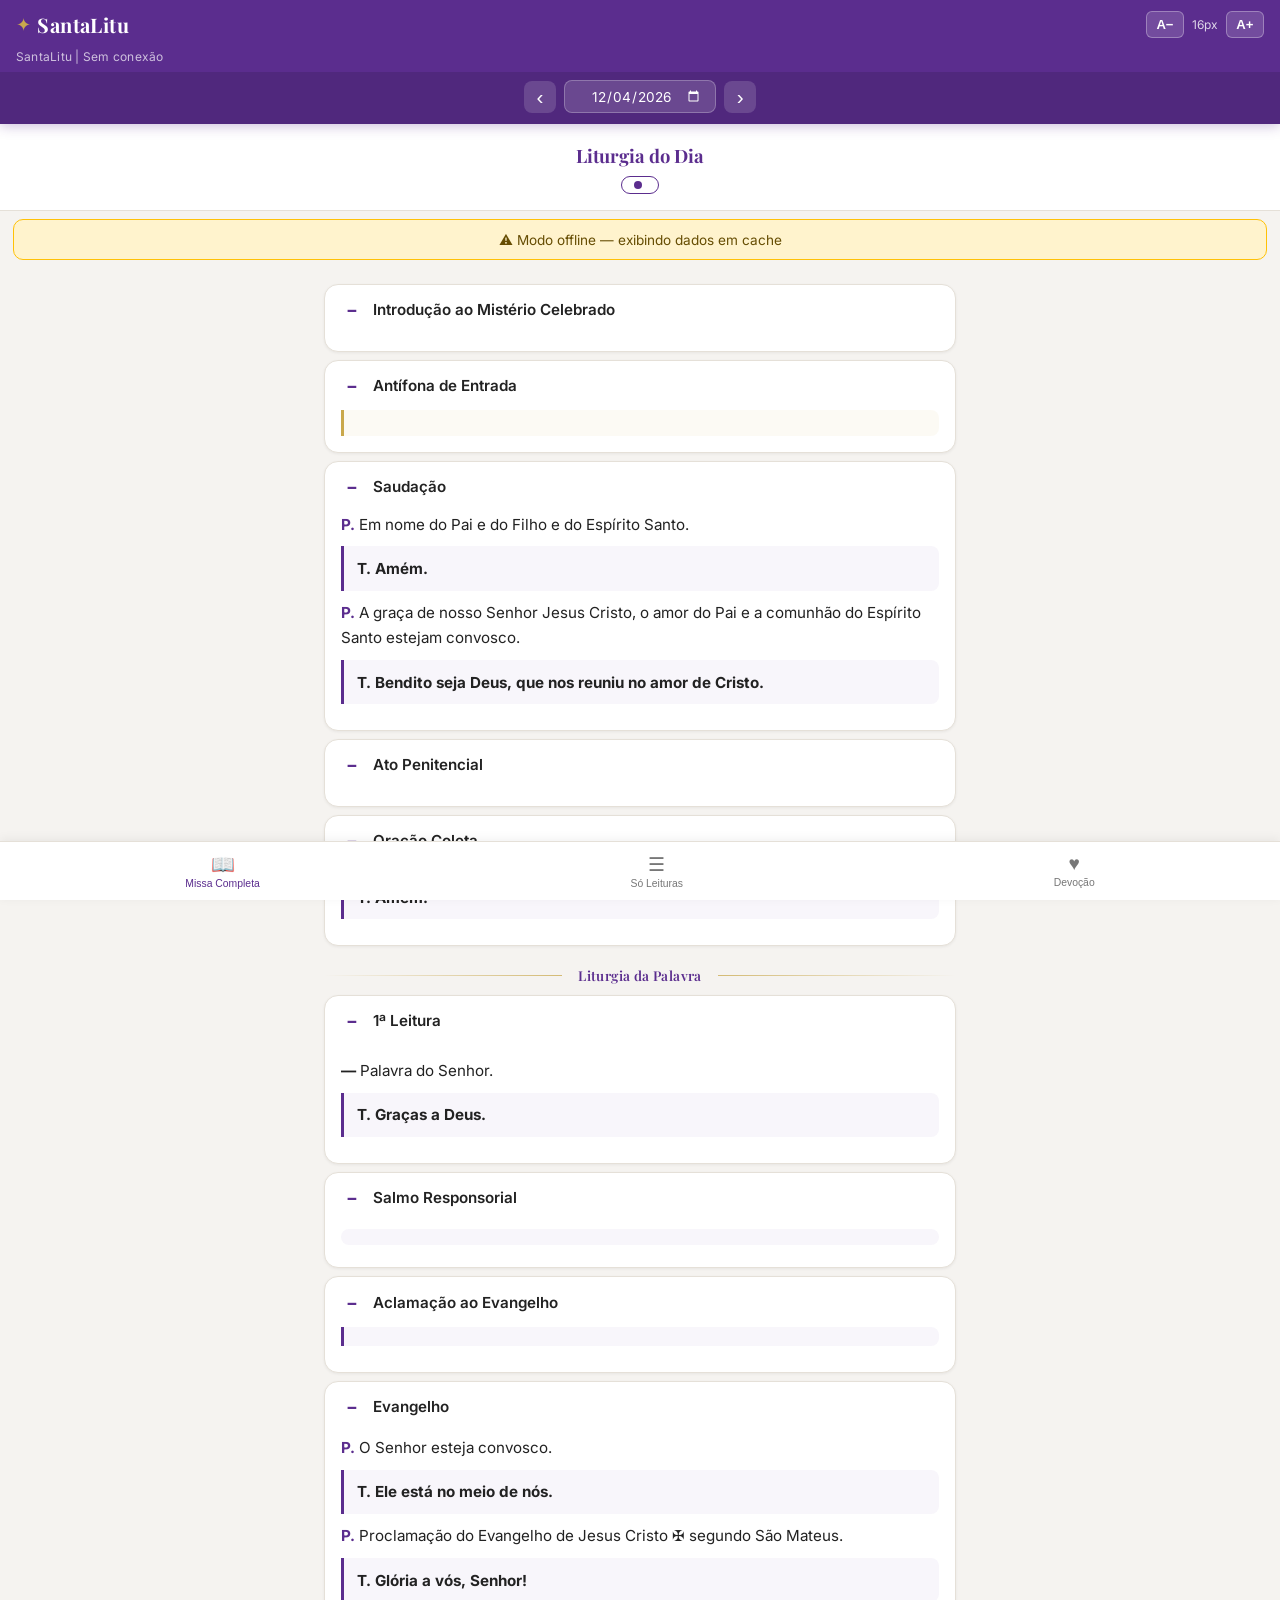
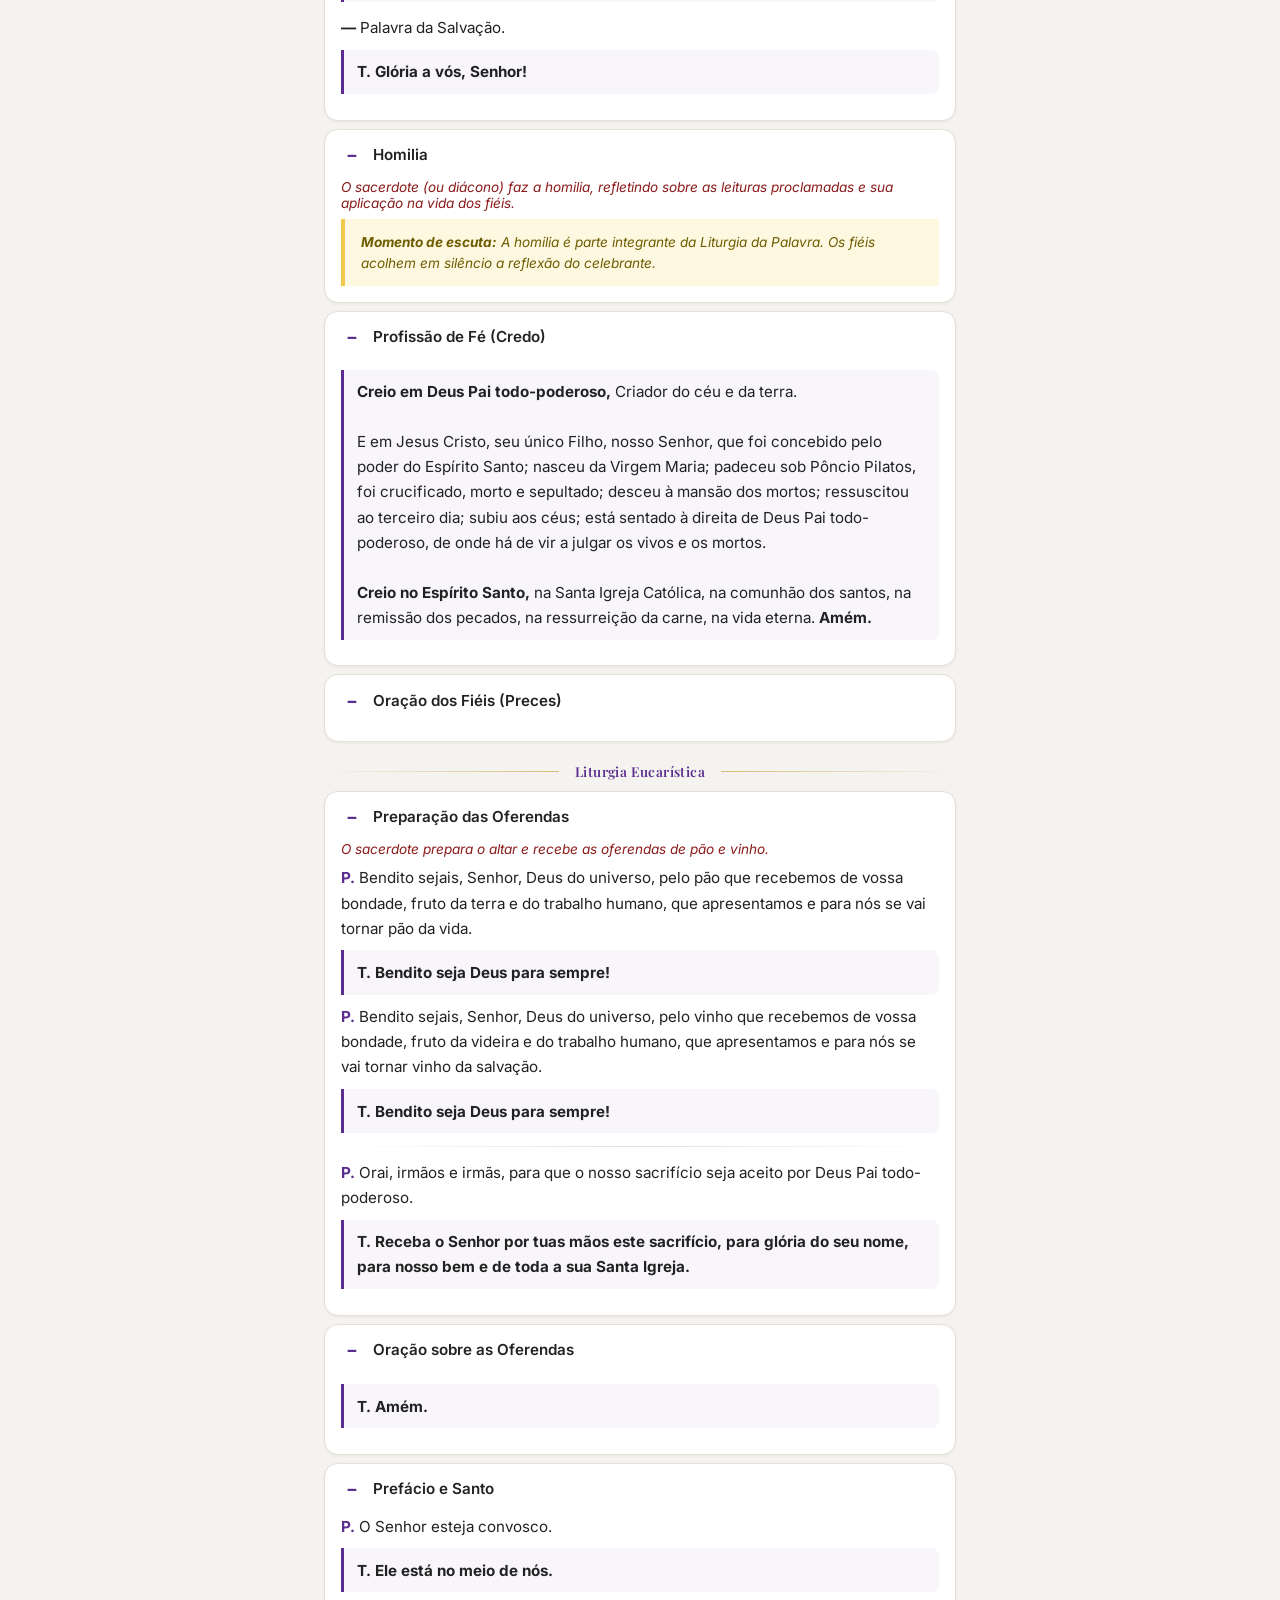
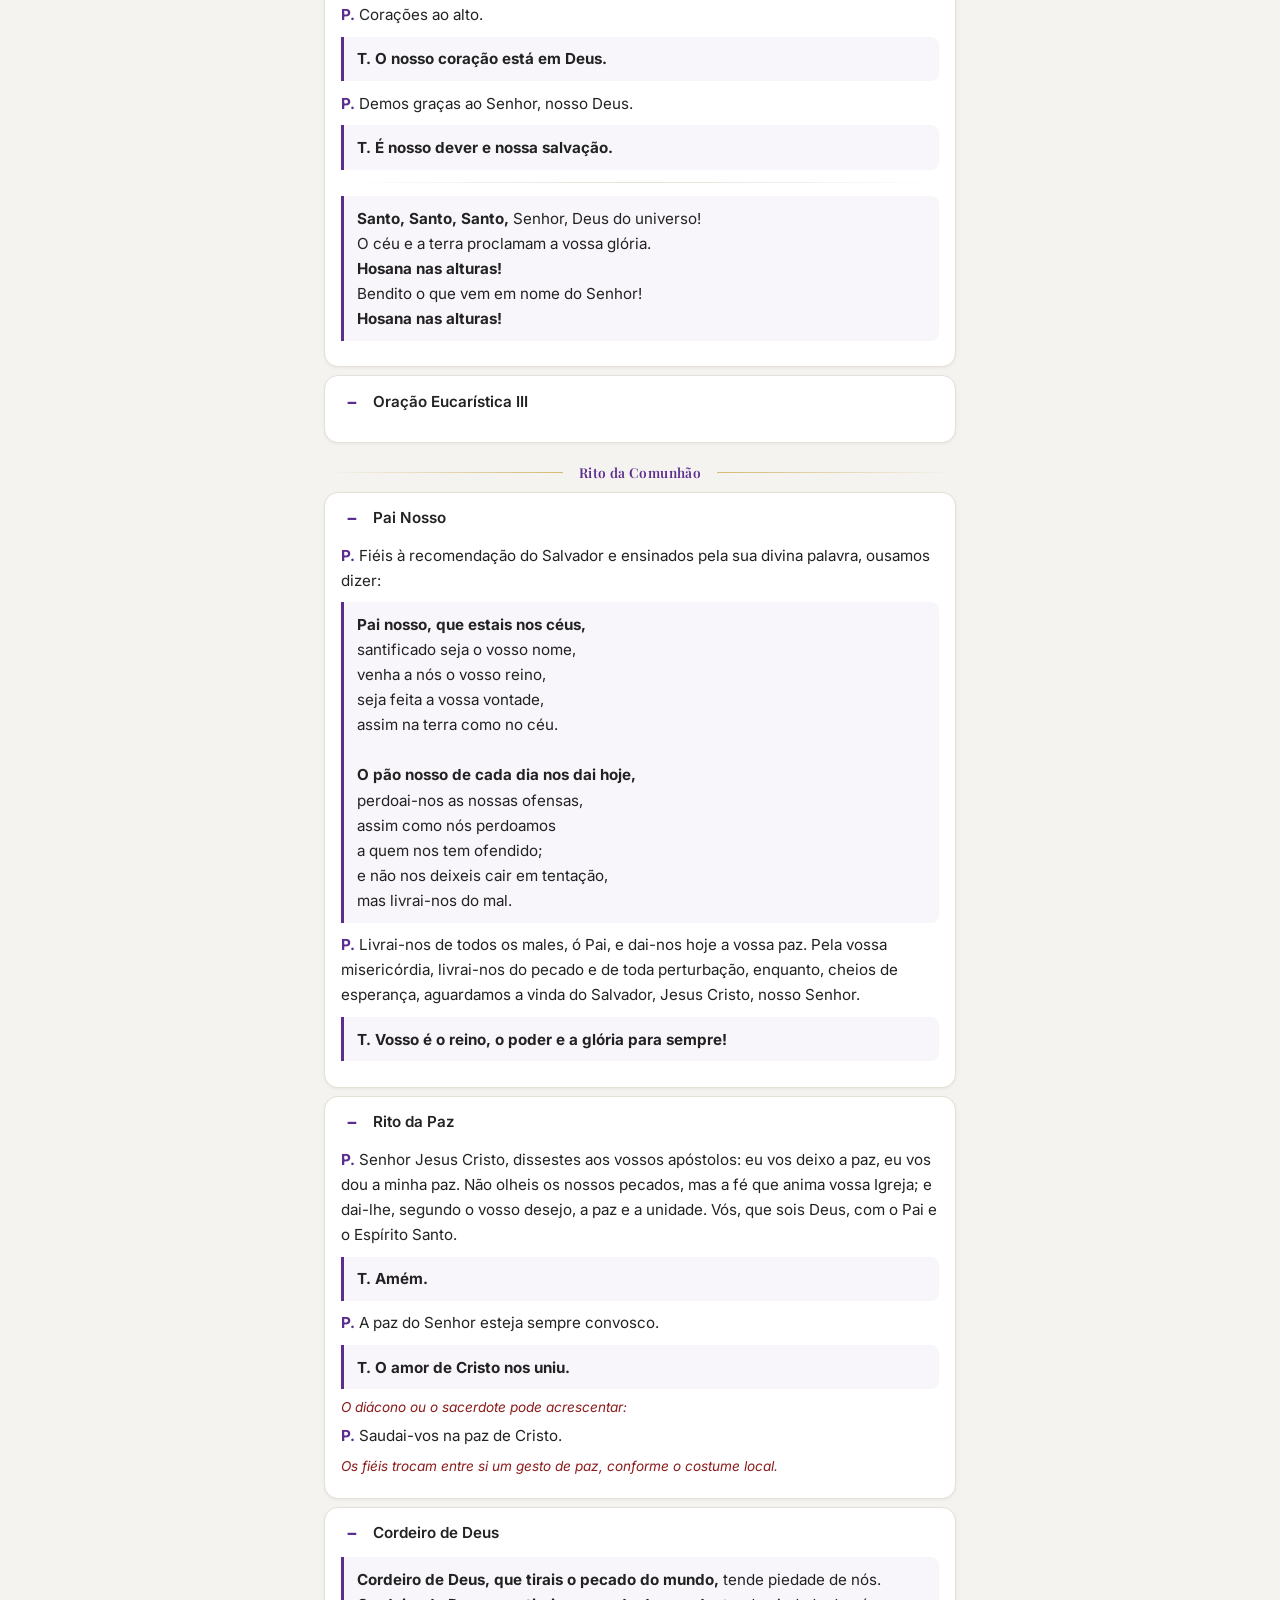
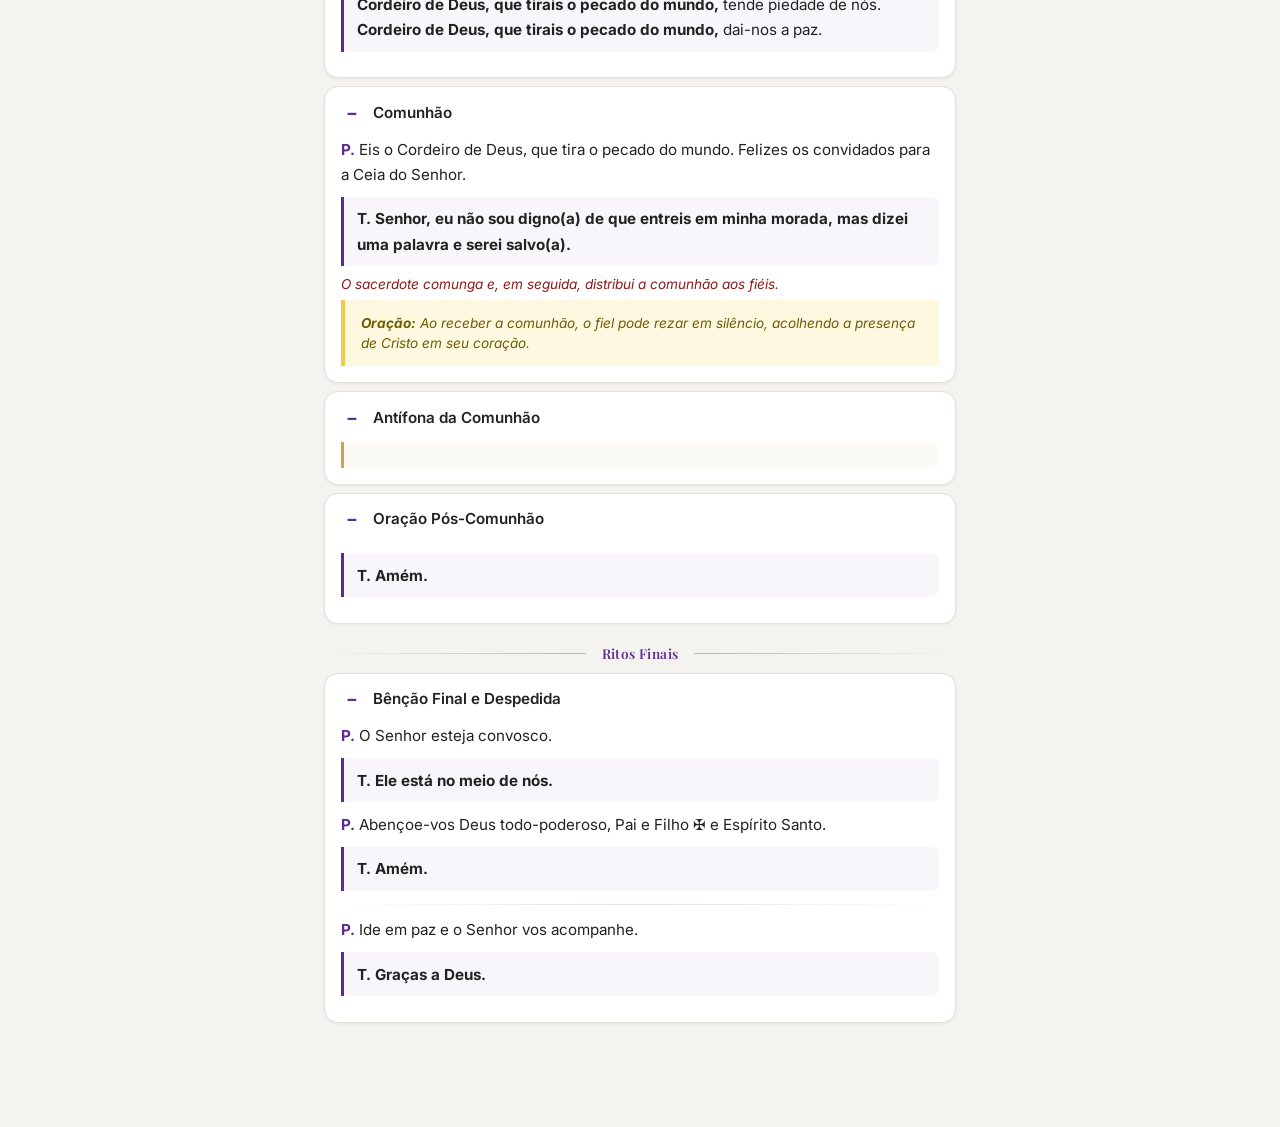
<file: index.html>
<!DOCTYPE html>
<html lang="pt-BR">

<head>
  <meta charset="UTF-8">
  <meta name="viewport" content="width=device-width, initial-scale=1.0, viewport-fit=cover, user-scalable=no">
  <meta name="apple-mobile-web-app-capable" content="yes">
  <meta name="apple-mobile-web-app-status-bar-style" content="black-translucent">
  <meta name="apple-mobile-web-app-title" content="SantaLitu">
  <meta name="theme-color" content="#5b2d8e">
  <meta name="description" content="SantaLitu — Acompanhe toda a Santa Missa em uma única tela.">
  <link rel="manifest" href="manifest.json">
  <link rel="apple-touch-icon" href="icons/icon-192.png">
  <link rel="preconnect" href="https://fonts.googleapis.com">
  <link rel="preconnect" href="https://fonts.gstatic.com" crossorigin>
  <link
    href="https://fonts.googleapis.com/css2?family=Inter:wght@400;500;600;700&family=Playfair+Display:wght@600;700&display=swap"
    rel="stylesheet">
  <title>SantaLitu — Liturgia Diária</title>
  <link rel="stylesheet" href="style.css">
</head>

<body>

  <!-- HEADER -->
  <header class="header" id="appHeader">
    <div class="header-top">
      <div class="header-brand">
        <span class="brand-cross">✦</span>
        <span class="brand-name">SantaLitu</span>
      </div>
      <div class="font-controls">
        <button class="font-btn" id="fontDown">A−</button>
        <span class="font-size-label" id="fontLabel">16px</span>
        <button class="font-btn" id="fontUp">A+</button>
      </div>
    </div>
    <div class="header-sub" id="headerSub">Liturgia Diária | Quaresma</div>
    <div class="date-nav">
      <button class="date-arrow" id="prevDay">‹</button>
      <div class="date-display" id="dateDisplay">
        <input type="date" id="datePicker" class="date-input">
      </div>
      <button class="date-arrow" id="nextDay">›</button>
    </div>
  </header>

  <!-- HERO -->
  <section class="hero" id="hero">
    <div class="hero-feast" id="heroFeast"></div>
    <div class="hero-badges">
      <span class="lit-badge" id="colorBadge"><span class="lit-dot" id="litDot"></span><span
          id="colorLabel"></span></span>
      <span class="lit-badge" id="credoBadge" style="display:none;">Credo</span>
    </div>
  </section>

  <div id="offlineArea"></div>

  <!-- MAIN CONTENT -->
  <main class="content" id="massContent">

    <!-- INTRODUÇÃO -->
    <div class="section-card" id="sec-intro">
      <button class="section-toggle" data-section="intro-body">
        <span class="toggle-icon">＋</span>
        <span class="toggle-title">Introdução ao Mistério Celebrado</span>
      </button>
      <div class="section-body collapsed" id="intro-body">
        <p class="intro-text" id="introText"></p>
      </div>
    </div>

    <!-- ANTÍFONA DE ENTRADA -->
    <div class="section-card" id="sec-antifona">
      <button class="section-toggle" data-section="antifona-body">
        <span class="toggle-icon">＋</span>
        <span class="toggle-title">Antífona de Entrada</span>
      </button>
      <div class="section-body collapsed" id="antifona-body">
        <p class="antiphon" id="antifonaEntrada"></p>
      </div>
    </div>

    <!-- SAUDAÇÃO -->
    <div class="section-card" id="sec-saudacao">
      <button class="section-toggle" data-section="saudacao-body">
        <span class="toggle-icon">＋</span>
        <span class="toggle-title">Saudação</span>
      </button>
      <div class="section-body collapsed" id="saudacao-body">
        <div class="dialogue"><span class="label-p">P.</span> Em nome do Pai e do Filho e do Espírito Santo.</div>
        <div class="response"><strong>T. Amém.</strong></div>
        <div class="dialogue" id="saudacaoVar"><span class="label-p">P.</span> <span id="saudacaoTexto">A graça de nosso
            Senhor Jesus Cristo, o amor do Pai e a comunhão do Espírito Santo estejam convosco.</span></div>
        <div class="response"><strong>T. Bendito seja Deus, que nos reuniu no amor de Cristo.</strong></div>
      </div>
    </div>

    <!-- ATO PENITENCIAL -->
    <div class="section-card" id="sec-penitencial">
      <button class="section-toggle" data-section="penitencial-body">
        <span class="toggle-icon">＋</span>
        <span class="toggle-title">Ato Penitencial</span>
      </button>
      <div class="section-body collapsed" id="penitencial-body">
        <div id="atoPenitencialContent"></div>
      </div>
    </div>

    <!-- NOTA GLÓRIA -->
    <div class="section-card note-card" id="gloriaNote" style="display:none;">
      <div class="liturgical-note" id="gloriaRubric"></div>
    </div>

    <!-- GLÓRIA -->
    <div class="section-card" id="sec-gloria" style="display:none;">
      <button class="section-toggle" data-section="gloria-body">
        <span class="toggle-icon">＋</span>
        <span class="toggle-title">Glória</span>
      </button>
      <div class="section-body collapsed" id="gloria-body">
        <div class="response"><strong>Glória a Deus nas alturas</strong> e paz na terra aos homens por ele
          amados.<br><br>Senhor Deus, Rei dos céus, Deus Pai todo-poderoso: nós vos louvamos, nós vos bendizemos, nós
          vos adoramos, nós vos glorificamos, nós vos damos graças por vossa imensa glória.<br><br>Senhor Jesus Cristo,
          Filho Unigênito, Senhor Deus, Cordeiro de Deus, Filho de Deus Pai: Vós que tirais o pecado do mundo, tende
          piedade de nós. Vós que tirais o pecado do mundo, acolhei a nossa súplica. Vós que estais à direita do Pai,
          tende piedade de nós.<br><br>Só vós sois o Santo, só vós, o Senhor, só vós, o Altíssimo, Jesus Cristo, com o
          Espírito Santo, na glória de Deus Pai. <strong>Amém.</strong></div>
      </div>
    </div>

    <!-- ORAÇÃO COLETA -->
    <div class="section-card" id="sec-coleta">
      <button class="section-toggle" data-section="coleta-body">
        <span class="toggle-icon">＋</span>
        <span class="toggle-title">Oração Coleta</span>
      </button>
      <div class="section-body collapsed" id="coleta-body">
        <p class="prayer" id="oracaoColeta"></p>
        <div class="response"><strong>T. Amém.</strong></div>
      </div>
    </div>

    <!-- DIVISOR LITURGIA DA PALAVRA -->
    <div class="part-divider"><span>Liturgia da Palavra</span></div>

    <!-- 1ª LEITURA -->
    <div class="section-card" id="sec-leitura1">
      <button class="section-toggle" data-section="leitura1-body">
        <span class="toggle-icon">＋</span>
        <span class="toggle-title">1ª Leitura</span>
        <span class="toggle-ref" id="leitura1RefBtn"></span>
      </button>
      <div class="section-body collapsed" id="leitura1-body">
        <p class="ref" id="leitura1Ref"></p>
        <p class="reading-subtitle" id="leitura1Titulo"></p>
        <div class="reading-text" id="leitura1Texto"></div>
        <div class="dialogue"><span class="label-t">—</span> Palavra do Senhor.</div>
        <div class="response"><strong>T. Graças a Deus.</strong></div>
      </div>
    </div>

    <!-- SALMO -->
    <div class="section-card" id="sec-salmo">
      <button class="section-toggle" data-section="salmo-body">
        <span class="toggle-icon">＋</span>
        <span class="toggle-title">Salmo Responsorial</span>
      </button>
      <div class="section-body collapsed" id="salmo-body">
        <p class="ref" id="salmoRef"></p>
        <div class="refrain" id="salmoRefrao"></div>
        <div id="salmoVerses"></div>
      </div>
    </div>

    <!-- 2ª LEITURA -->
    <div class="section-card" id="sec-leitura2" style="display:none;">
      <button class="section-toggle" data-section="leitura2-body">
        <span class="toggle-icon">＋</span>
        <span class="toggle-title">2ª Leitura</span>
        <span class="toggle-ref" id="leitura2RefBtn"></span>
      </button>
      <div class="section-body collapsed" id="leitura2-body">
        <p class="ref" id="leitura2Ref"></p>
        <p class="reading-subtitle" id="leitura2Titulo"></p>
        <div class="reading-text" id="leitura2Texto"></div>
        <div class="dialogue"><span class="label-t">—</span> Palavra do Senhor.</div>
        <div class="response"><strong>T. Graças a Deus.</strong></div>
      </div>
    </div>

    <!-- ACLAMAÇÃO -->
    <div class="section-card" id="sec-aclamacao">
      <button class="section-toggle" data-section="aclamacao-body">
        <span class="toggle-icon">＋</span>
        <span class="toggle-title" id="aclamacaoTitle">Aclamação ao Evangelho</span>
      </button>
      <div class="section-body collapsed" id="aclamacao-body">
        <div class="response" id="aclamacaoTexto"></div>
      </div>
    </div>

    <!-- EVANGELHO -->
    <div class="section-card" id="sec-evangelho">
      <button class="section-toggle" data-section="evangelho-body">
        <span class="toggle-icon">＋</span>
        <span class="toggle-title">Evangelho</span>
        <span class="toggle-ref" id="evangelhoRefBtn"></span>
      </button>
      <div class="section-body collapsed" id="evangelho-body">
        <p class="ref" id="evangelhoRef"></p>
        <div class="dialogue"><span class="label-p">P.</span> O Senhor esteja convosco.</div>
        <div class="response"><strong>T. Ele está no meio de nós.</strong></div>
        <div class="dialogue"><span class="label-p">P.</span> Proclamação do Evangelho de Jesus Cristo ✠ segundo <span
            id="evangelista">São Mateus</span>.</div>
        <div class="response"><strong>T. Glória a vós, Senhor!</strong></div>
        <div class="reading-text" id="evangelhoTexto"></div>
        <div class="dialogue"><span class="label-t">—</span> Palavra da Salvação.</div>
        <div class="response"><strong>T. Glória a vós, Senhor!</strong></div>
      </div>
    </div>

    <!-- HOMILIA -->
    <div class="section-card" id="sec-homilia">
      <button class="section-toggle" data-section="homilia-body">
        <span class="toggle-icon">＋</span>
        <span class="toggle-title">Homilia</span>
      </button>
      <div class="section-body collapsed" id="homilia-body">
        <div class="rubric">O sacerdote (ou diácono) faz a homilia, refletindo sobre as leituras proclamadas e sua
          aplicação na vida dos fiéis.</div>
        <div class="liturgical-note"><strong>Momento de escuta:</strong> A homilia é parte integrante da Liturgia da
          Palavra. Os fiéis acolhem em silêncio a reflexão do celebrante.</div>
      </div>
    </div>

    <!-- PROFISSÃO DE FÉ -->
    <div class="section-card" id="sec-credo">
      <button class="section-toggle" data-section="credo-body">
        <span class="toggle-icon">＋</span>
        <span class="toggle-title">Profissão de Fé (Credo)</span>
      </button>
      <div class="section-body collapsed" id="credo-body">
        <div class="rubric" id="credoRubric"></div>
        <div class="response" id="credoText">
          <strong>Creio em Deus Pai todo-poderoso,</strong> Criador do céu e da terra.<br><br>
          E em Jesus Cristo, seu único Filho, nosso Senhor, que foi concebido pelo poder do Espírito Santo; nasceu da
          Virgem Maria; padeceu sob Pôncio Pilatos, foi crucificado, morto e sepultado; desceu à mansão dos mortos;
          ressuscitou ao terceiro dia; subiu aos céus; está sentado à direita de Deus Pai todo-poderoso, de onde há de
          vir a julgar os vivos e os mortos.<br><br>
          <strong>Creio no Espírito Santo,</strong> na Santa Igreja Católica, na comunhão dos santos, na remissão dos
          pecados, na ressurreição da carne, na vida eterna. <strong>Amém.</strong>
        </div>
      </div>
    </div>

    <!-- ORAÇÃO DOS FIÉIS (PRECES) -->
    <div class="section-card" id="sec-preces">
      <button class="section-toggle" data-section="preces-body">
        <span class="toggle-icon">＋</span>
        <span class="toggle-title">Oração dos Fiéis (Preces)</span>
      </button>
      <div class="section-body collapsed" id="preces-body">
        <div id="precesContent"></div>
      </div>
    </div>

    <!-- DIVISOR LITURGIA EUCARÍSTICA -->
    <div class="part-divider"><span>Liturgia Eucarística</span></div>

    <!-- PREPARAÇÃO DAS OFERENDAS -->
    <div class="section-card" id="sec-ofertorio">
      <button class="section-toggle" data-section="ofertorio-body">
        <span class="toggle-icon">＋</span>
        <span class="toggle-title">Preparação das Oferendas</span>
      </button>
      <div class="section-body collapsed" id="ofertorio-body">
        <div class="rubric">O sacerdote prepara o altar e recebe as oferendas de pão e vinho.</div>
        <div class="dialogue"><span class="label-p">P.</span> Bendito sejais, Senhor, Deus do universo, pelo pão que
          recebemos de vossa bondade, fruto da terra e do trabalho humano, que apresentamos e para nós se vai tornar pão
          da vida.</div>
        <div class="response"><strong>T. Bendito seja Deus para sempre!</strong></div>
        <div class="dialogue"><span class="label-p">P.</span> Bendito sejais, Senhor, Deus do universo, pelo vinho que
          recebemos de vossa bondade, fruto da videira e do trabalho humano, que apresentamos e para nós se vai tornar
          vinho da salvação.</div>
        <div class="response"><strong>T. Bendito seja Deus para sempre!</strong></div>
        <div class="separator"></div>
        <div class="dialogue"><span class="label-p">P.</span> Orai, irmãos e irmãs, para que o nosso sacrifício seja
          aceito por Deus Pai todo-poderoso.</div>
        <div class="response"><strong>T. Receba o Senhor por tuas mãos este sacrifício, para glória do seu nome, para
            nosso bem e de toda a sua Santa Igreja.</strong></div>
      </div>
    </div>

    <!-- ORAÇÃO SOBRE AS OFERENDAS -->
    <div class="section-card" id="sec-oferendas">
      <button class="section-toggle" data-section="oferendas-body">
        <span class="toggle-icon">＋</span>
        <span class="toggle-title">Oração sobre as Oferendas</span>
      </button>
      <div class="section-body collapsed" id="oferendas-body">
        <p class="prayer" id="oracaoOferendas"></p>
        <div class="response"><strong>T. Amém.</strong></div>
      </div>
    </div>

    <!-- PREFÁCIO -->
    <div class="section-card" id="sec-prefacio">
      <button class="section-toggle" data-section="prefacio-body">
        <span class="toggle-icon">＋</span>
        <span class="toggle-title">Prefácio e Santo</span>
      </button>
      <div class="section-body collapsed" id="prefacio-body">
        <div class="dialogue"><span class="label-p">P.</span> O Senhor esteja convosco.</div>
        <div class="response"><strong>T. Ele está no meio de nós.</strong></div>
        <div class="dialogue"><span class="label-p">P.</span> Corações ao alto.</div>
        <div class="response"><strong>T. O nosso coração está em Deus.</strong></div>
        <div class="dialogue"><span class="label-p">P.</span> Demos graças ao Senhor, nosso Deus.</div>
        <div class="response"><strong>T. É nosso dever e nossa salvação.</strong></div>
        <div class="separator"></div>
        <div class="response"><strong>Santo, Santo, Santo,</strong> Senhor, Deus do universo!<br>O céu e a terra
          proclamam a vossa glória.<br><strong>Hosana nas alturas!</strong><br>Bendito o que vem em nome do
          Senhor!<br><strong>Hosana nas alturas!</strong></div>
      </div>
    </div>

    <!-- ORAÇÃO EUCARÍSTICA III -->
    <div class="section-card" id="sec-eucaristica">
      <button class="section-toggle" data-section="eucaristica-body">
        <span class="toggle-icon">＋</span>
        <span class="toggle-title" id="oeTitulo">Oração Eucarística III</span>
      </button>
      <div class="section-body collapsed" id="eucaristica-body">
        <div id="oeContent"><!-- carregado dinamicamente pelo app.js --></div>
      </div>
    </div>

    <!-- DIVISOR RITO DA COMUNHÃO -->
    <div class="part-divider"><span>Rito da Comunhão</span></div>

    <!-- PAI NOSSO -->
    <div class="section-card" id="sec-painosso">
      <button class="section-toggle" data-section="painosso-body">
        <span class="toggle-icon">＋</span>
        <span class="toggle-title">Pai Nosso</span>
      </button>
      <div class="section-body collapsed" id="painosso-body">
        <div class="dialogue"><span class="label-p">P.</span> Fiéis à recomendação do Salvador e ensinados pela sua
          divina palavra, ousamos dizer:</div>
        <div class="response"><strong>Pai nosso, que estais nos céus,</strong><br>santificado seja o vosso
          nome,<br>venha a nós o vosso reino,<br>seja feita a vossa vontade,<br>assim na terra como no
          céu.<br><br><strong>O pão nosso de cada dia nos dai hoje,</strong><br>perdoai-nos as nossas ofensas,<br>assim
          como nós perdoamos<br>a quem nos tem ofendido;<br>e não nos deixeis cair em tentação,<br>mas livrai-nos do
          mal.</div>
        <div class="dialogue"><span class="label-p">P.</span> Livrai-nos de todos os males, ó Pai, e dai-nos hoje a
          vossa paz. Pela vossa misericórdia, livrai-nos do pecado e de toda perturbação, enquanto, cheios de esperança,
          aguardamos a vinda do Salvador, Jesus Cristo, nosso Senhor.</div>
        <div class="response"><strong>T. Vosso é o reino, o poder e a glória para sempre!</strong></div>
      </div>
    </div>

    <!-- RITO DA PAZ -->
    <div class="section-card" id="sec-paz">
      <button class="section-toggle" data-section="paz-body">
        <span class="toggle-icon">＋</span>
        <span class="toggle-title">Rito da Paz</span>
      </button>
      <div class="section-body collapsed" id="paz-body">
        <div class="dialogue"><span class="label-p">P.</span> Senhor Jesus Cristo, dissestes aos vossos apóstolos: eu
          vos deixo a paz, eu vos dou a minha paz. Não olheis os nossos pecados, mas a fé que anima vossa Igreja; e
          dai-lhe, segundo o vosso desejo, a paz e a unidade. Vós, que sois Deus, com o Pai e o Espírito Santo.</div>
        <div class="response"><strong>T. Amém.</strong></div>
        <div class="dialogue"><span class="label-p">P.</span> A paz do Senhor esteja sempre convosco.</div>
        <div class="response"><strong>T. O amor de Cristo nos uniu.</strong></div>
        <div class="rubric">O diácono ou o sacerdote pode acrescentar:</div>
        <div class="dialogue"><span class="label-p">P.</span> Saudai-vos na paz de Cristo.</div>
        <div class="rubric">Os fiéis trocam entre si um gesto de paz, conforme o costume local.</div>
      </div>
    </div>

    <!-- CORDEIRO DE DEUS -->
    <div class="section-card" id="sec-cordeiro">
      <button class="section-toggle" data-section="cordeiro-body">
        <span class="toggle-icon">＋</span>
        <span class="toggle-title">Cordeiro de Deus</span>
      </button>
      <div class="section-body collapsed" id="cordeiro-body">
        <div class="response"><strong>Cordeiro de Deus, que tirais o pecado do mundo,</strong> tende piedade de
          nós.<br><strong>Cordeiro de Deus, que tirais o pecado do mundo,</strong> tende piedade de
          nós.<br><strong>Cordeiro de Deus, que tirais o pecado do mundo,</strong> dai-nos a paz.</div>
      </div>
    </div>

    <!-- COMUNHÃO -->
    <div class="section-card" id="sec-comungar">
      <button class="section-toggle" data-section="comungar-body">
        <span class="toggle-icon">＋</span>
        <span class="toggle-title">Comunhão</span>
      </button>
      <div class="section-body collapsed" id="comungar-body">
        <div class="dialogue"><span class="label-p">P.</span> Eis o Cordeiro de Deus, que tira o pecado do mundo.
          Felizes os convidados para a Ceia do Senhor.</div>
        <div class="response"><strong>T. Senhor, eu não sou digno(a) de que entreis em minha morada, mas dizei uma
            palavra e serei salvo(a).</strong></div>
        <div class="rubric">O sacerdote comunga e, em seguida, distribui a comunhão aos fiéis.</div>
        <div class="liturgical-note"><strong>Oração:</strong> Ao receber a comunhão, o fiel pode rezar em silêncio,
          acolhendo a presença de Cristo em seu coração.</div>
      </div>
    </div>

    <!-- ANTÍFONA DA COMUNHÃO -->
    <div class="section-card" id="sec-antcomunhao">
      <button class="section-toggle" data-section="antcomunhao-body">
        <span class="toggle-icon">＋</span>
        <span class="toggle-title">Antífona da Comunhão</span>
      </button>
      <div class="section-body collapsed" id="antcomunhao-body">
        <p class="antiphon" id="antifonaComunhao"></p>
      </div>
    </div>

    <!-- ORAÇÃO PÓS-COMUNHÃO -->
    <div class="section-card" id="sec-poscomunhao">
      <button class="section-toggle" data-section="poscomunhao-body">
        <span class="toggle-icon">＋</span>
        <span class="toggle-title">Oração Pós-Comunhão</span>
      </button>
      <div class="section-body collapsed" id="poscomunhao-body">
        <p class="prayer" id="oracaoPosComunhao"></p>
        <div class="response"><strong>T. Amém.</strong></div>
      </div>
    </div>

    <!-- DIVISOR RITOS FINAIS -->
    <div class="part-divider"><span>Ritos Finais</span></div>

    <!-- BÊNÇÃO E DESPEDIDA -->
    <div class="section-card" id="sec-final">
      <button class="section-toggle" data-section="final-body">
        <span class="toggle-icon">＋</span>
        <span class="toggle-title">Bênção Final e Despedida</span>
      </button>
      <div class="section-body collapsed" id="final-body">
        <div class="dialogue"><span class="label-p">P.</span> O Senhor esteja convosco.</div>
        <div class="response"><strong>T. Ele está no meio de nós.</strong></div>
        <div class="dialogue"><span class="label-p">P.</span> Abençoe-vos Deus todo-poderoso, Pai e Filho ✠ e Espírito
          Santo.</div>
        <div class="response"><strong>T. Amém.</strong></div>
        <div class="separator"></div>
        <div class="dialogue"><span class="label-p">P.</span> Ide em paz e o Senhor vos acompanhe.</div>
        <div class="response"><strong>T. Graças a Deus.</strong></div>
      </div>
    </div>

  </main>

  <!-- BOTTOM NAV -->
  <nav class="bottom-nav" id="bottomNav">
    <button class="bnav-btn active" data-mode="missa"><span class="bnav-icon">📖</span><span>Missa
        Completa</span></button>
    <button class="bnav-btn" data-mode="leituras"><span class="bnav-icon">☰</span><span>Só Leituras</span></button>
    <button class="bnav-btn" data-mode="devocao"><span class="bnav-icon">♥</span><span>Devoção</span></button>
  </nav>

  <!-- DATE PICKER OVERLAY -->
  <div class="overlay" id="dateOverlay" style="display:none;">
    <div class="overlay-box">
      <h3>Escolher Data</h3>
      <input type="date" id="dateOverlayInput">
      <button id="dateOverlayGo">Ir</button>
    </div>
  </div>

  <script src="app.js"></script>
</body>

</html>
</file>
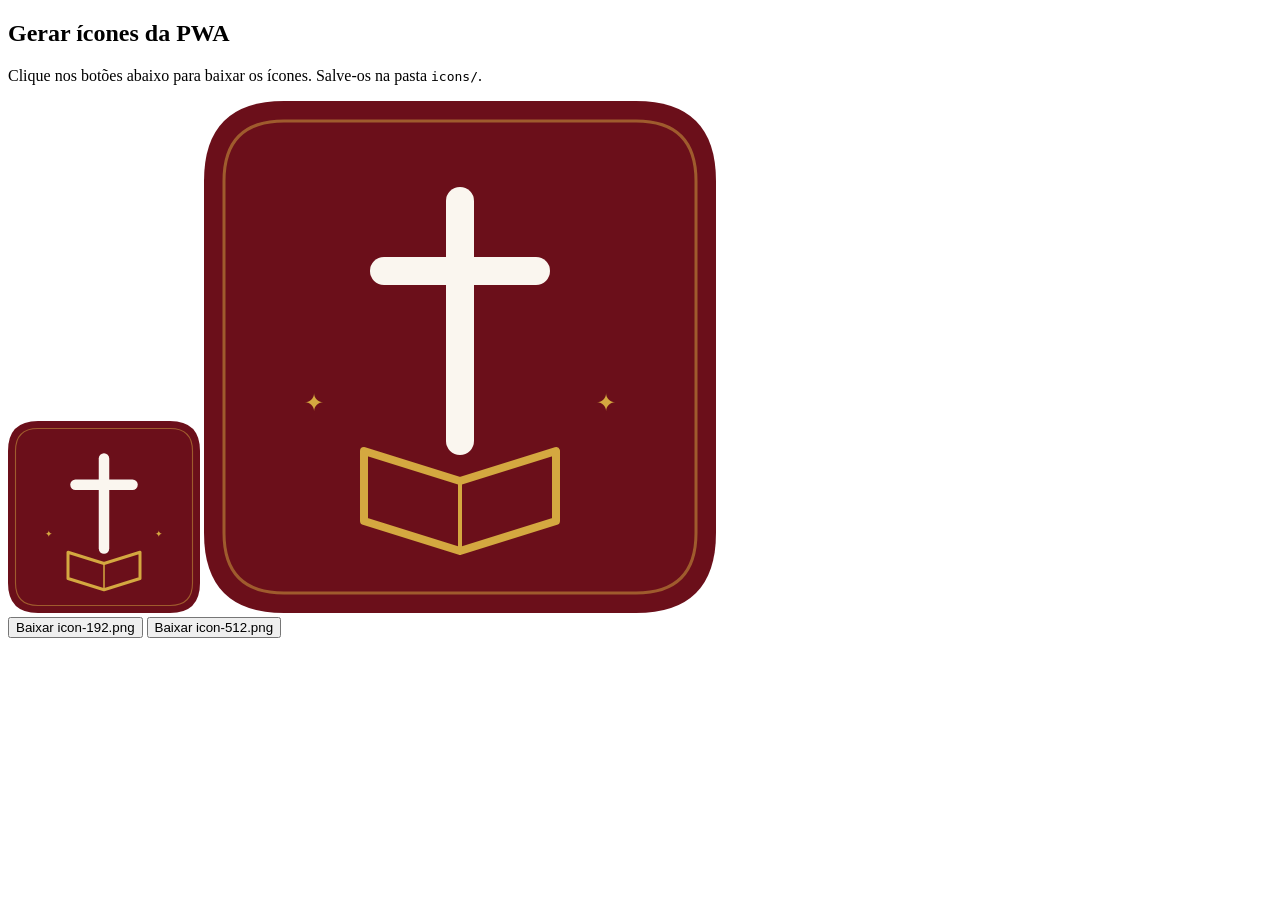
<file: generate-icons.html>
<!DOCTYPE html>
<html>
<head><title>Gerar Ícones</title></head>
<body>
<h2>Gerar ícones da PWA</h2>
<p>Clique nos botões abaixo para baixar os ícones. Salve-os na pasta <code>icons/</code>.</p>
<canvas id="c192" width="192" height="192"></canvas>
<canvas id="c512" width="512" height="512"></canvas>
<br>
<button onclick="download(192)">Baixar icon-192.png</button>
<button onclick="download(512)">Baixar icon-512.png</button>
<script>
function drawIcon(size) {
  const c = document.getElementById('c' + size);
  const ctx = c.getContext('2d');
  const s = size / 512;

  // Background
  ctx.fillStyle = '#6b0f1a';
  roundRect(ctx, 0, 0, size, size, 80 * s);
  ctx.fill();

  // Border
  ctx.strokeStyle = '#d4a840';
  ctx.lineWidth = 3 * s;
  ctx.globalAlpha = 0.5;
  roundRect(ctx, 20*s, 20*s, size-40*s, size-40*s, 60*s);
  ctx.stroke();
  ctx.globalAlpha = 1;

  // Cross
  ctx.strokeStyle = '#faf6ef';
  ctx.lineWidth = 28 * s;
  ctx.lineCap = 'round';
  ctx.beginPath();
  ctx.moveTo(256*s, 100*s);
  ctx.lineTo(256*s, 340*s);
  ctx.stroke();
  ctx.beginPath();
  ctx.moveTo(180*s, 170*s);
  ctx.lineTo(332*s, 170*s);
  ctx.stroke();

  // Book
  ctx.strokeStyle = '#d4a840';
  ctx.lineWidth = 8 * s;
  ctx.lineJoin = 'round';
  ctx.beginPath();
  ctx.moveTo(160*s, 350*s);
  ctx.lineTo(256*s, 380*s);
  ctx.lineTo(352*s, 350*s);
  ctx.lineTo(352*s, 420*s);
  ctx.lineTo(256*s, 450*s);
  ctx.lineTo(160*s, 420*s);
  ctx.closePath();
  ctx.stroke();
  ctx.lineWidth = 4 * s;
  ctx.beginPath();
  ctx.moveTo(256*s, 380*s);
  ctx.lineTo(256*s, 450*s);
  ctx.stroke();

  // Stars
  ctx.fillStyle = '#d4a840';
  ctx.font = `${24*s}px serif`;
  ctx.textAlign = 'center';
  ctx.fillText('\u2726', 110*s, 310*s);
  ctx.fillText('\u2726', 402*s, 310*s);
}

function roundRect(ctx, x, y, w, h, r) {
  ctx.beginPath();
  ctx.moveTo(x + r, y);
  ctx.lineTo(x + w - r, y);
  ctx.quadraticCurveTo(x + w, y, x + w, y + r);
  ctx.lineTo(x + w, y + h - r);
  ctx.quadraticCurveTo(x + w, y + h, x + w - r, y + h);
  ctx.lineTo(x + r, y + h);
  ctx.quadraticCurveTo(x, y + h, x, y + h - r);
  ctx.lineTo(x, y + r);
  ctx.quadraticCurveTo(x, y, x + r, y);
  ctx.closePath();
}

function download(size) {
  const c = document.getElementById('c' + size);
  const link = document.createElement('a');
  link.download = 'icon-' + size + '.png';
  link.href = c.toDataURL('image/png');
  link.click();
}

drawIcon(192);
drawIcon(512);
</script>
</body>
</html>
</file>
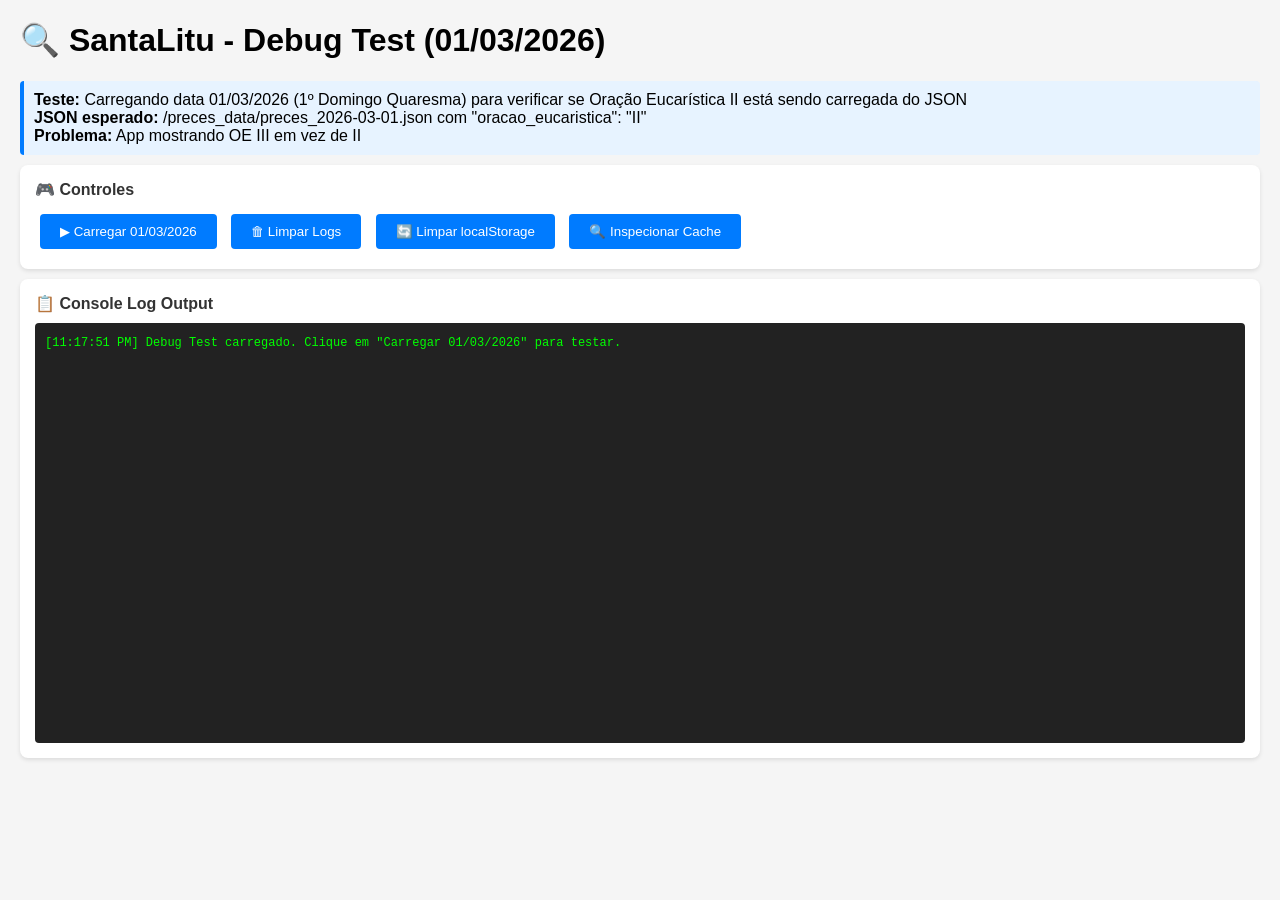
<file: test_debug.html>
<!DOCTYPE html>
<html lang="pt-BR">
<head>
  <meta charset="UTF-8">
  <meta name="viewport" content="width=device-width, initial-scale=1.0">
  <title>SantaLitu - Debug Test</title>
  <style>
    body { font-family: Arial, sans-serif; margin: 20px; background: #f5f5f5; }
    .debug-panel { background: white; padding: 15px; border-radius: 8px; margin: 10px 0; box-shadow: 0 2px 4px rgba(0,0,0,0.1); }
    .debug-panel h2 { margin: 0 0 10px 0; color: #333; font-size: 16px; }
    .log-output { background: #222; color: #0f0; padding: 10px; border-radius: 4px; font-family: 'Courier New', monospace; font-size: 12px; height: 400px; overflow-y: auto; line-height: 1.4; }
    .log-output div { margin: 2px 0; }
    .log-error { color: #f00; }
    .log-warn { color: #ff8800; }
    .log-info { color: #0ff; }
    .log-success { color: #0f0; }
    button { padding: 10px 20px; margin: 5px; background: #007bff; color: white; border: none; border-radius: 4px; cursor: pointer; }
    button:hover { background: #0056b3; }
    .test-info { background: #e7f3ff; padding: 10px; border-left: 4px solid #007bff; margin: 10px 0; border-radius: 4px; }
  </style>
</head>
<body>
  <h1>🔍 SantaLitu - Debug Test (01/03/2026)</h1>
  
  <div class="test-info">
    <strong>Teste:</strong> Carregando data 01/03/2026 (1º Domingo Quaresma) para verificar se Oração Eucarística II está sendo carregada do JSON<br>
    <strong>JSON esperado:</strong> /preces_data/preces_2026-03-01.json com "oracao_eucaristica": "II"<br>
    <strong>Problema:</strong> App mostrando OE III em vez de II
  </div>
  
  <div class="debug-panel">
    <h2>🎮 Controles</h2>
    <button onclick="loadTestDate()">▶ Carregar 01/03/2026</button>
    <button onclick="clearLogs()">🗑 Limpar Logs</button>
    <button onclick="clearLocalStorage()">🔄 Limpar localStorage</button>
    <button onclick="inspectCache()">🔍 Inspecionar Cache</button>
  </div>
  
  <div class="debug-panel">
    <h2>📋 Console Log Output</h2>
    <div class="log-output" id="logOutput"></div>
  </div>
  
  <div id="app" style="display:none;"></div>

  <script>
    // Capturar console.log
    const logOutput = document.getElementById('logOutput');
    const originalLog = console.log;
    const originalWarn = console.warn;
    const originalError = console.error;

    function addLog(msg, type = 'info') {
      const div = document.createElement('div');
      const timestamp = new Date().toLocaleTimeString();
      div.className = `log-${type}`;
      div.textContent = `[${timestamp}] ${msg}`;
      logOutput.appendChild(div);
      logOutput.scrollTop = logOutput.scrollHeight;
      originalLog(`[${type.toUpperCase()}] ${msg}`);
    }

    console.log = function(...args) {
      addLog(args.join(' '), 'info');
    };
    console.warn = function(...args) {
      addLog(args.join(' '), 'warn');
    };
    console.error = function(...args) {
      addLog(args.join(' '), 'error');
    };

    function clearLogs() {
      logOutput.innerHTML = '';
      addLog('✓ Logs limpados', 'success');
    }

    function clearLocalStorage() {
      const preces2026_03_01 = localStorage.getItem('preces_2026-03-01');
      localStorage.removeItem('preces_2026-03-01');
      addLog('✓ localStorage["preces_2026-03-01"] removido (era: ' + (preces2026_03_01 ? 'cached' : 'não existia') + ')', 'success');
    }

    function inspectCache() {
      const cacheKey = 'preces_2026-03-01';
      const cached = localStorage.getItem(cacheKey);
      if (cached) {
        try {
          const data = JSON.parse(cached);
          addLog('✓ Cache encontrado: oracao_eucaristica = ' + data.oracao_eucaristica, 'success');
        } catch (e) {
          addLog('✗ Cache inválido: ' + e.message, 'error');
        }
      } else {
        addLog('ℹ Nenhum cache para preces_2026-03-01', 'info');
      }
    }

    async function loadTestDate() {
      clearLogs();
      addLog('Iniciando teste com data: 01/03/2026', 'info');
      addLog('JSON esperado em: /preces_data/preces_2026-03-01.json', 'info');
      addLog('Esperado: "oracao_eucaristica": "II"', 'info');
      addLog('---', 'info');
      
      // Simular load do JSON
      try {
        const r = await fetch('preces_data/preces_2026-03-01.json');
        if (r.ok) {
          const data = await r.json();
          addLog(`✓ JSON carregado com sucesso`, 'success');
          addLog(`  - oracao_eucaristica: "${data.oracao_eucaristica}"`, 'info');
          addLog(`  - resposta: "${data.resposta}"`, 'info');
          addLog(`  - intencoes: ${data.intencoes.length} items`, 'info');
        } else {
          addLog(`✗ Erro ao carregar JSON: HTTP ${r.status}`, 'error');
        }
      } catch (e) {
        addLog(`✗ Erro na requisição: ${e.message}`, 'error');
      }
    }

    addLog('Debug Test carregado. Clique em "Carregar 01/03/2026" para testar.', 'success');
  </script>
</body>
</html>
</file>
<file: style.css>
*, *::before, *::after { box-sizing: border-box; margin: 0; padding: 0; }
:root {
  --purple: #5b2d8e; --purple-dark: #3a1a5e; --purple-light: #7b4db8;
  --gold: #c9a84c; --gold-light: #e8d48b;
  --bg: #f5f3f0; --white: #ffffff; --text: #222; --text-muted: #777;
  --border: #e5e0d8; --note-bg: #fff8e1; --note-border: #f0c94d;
  --font-size: 16; --section-radius: 12px;
}
html { font-size: calc(var(--font-size) * 1px); }
body {
  font-family: 'Inter', -apple-system, sans-serif; background: var(--bg);
  color: var(--text); min-height: 100dvh; -webkit-font-smoothing: antialiased;
  padding-bottom: calc(64px + env(safe-area-inset-bottom, 0));
}

/* HEADER */
.header {
  position: sticky; top: 0; z-index: 100;
  background: var(--purple); color: white;
  box-shadow: 0 2px 12px rgba(91,45,142,0.3);
}
.header-top {
  display: flex; align-items: center; justify-content: space-between;
  padding: 0.7rem 1rem; padding-top: calc(0.7rem + env(safe-area-inset-top, 0));
}
.header-brand { display: flex; align-items: center; gap: 0.4rem; }
.brand-cross { font-size: 1.1rem; color: var(--gold); }
.brand-name {
  font-family: 'Playfair Display', serif; font-weight: 700;
  font-size: 1.25rem; letter-spacing: 0.02em;
}
.font-controls { display: flex; align-items: center; gap: 0.3rem; }
.font-btn {
  background: rgba(255,255,255,0.15); border: 1px solid rgba(255,255,255,0.3);
  color: white; padding: 0.3rem 0.6rem; border-radius: 6px; cursor: pointer;
  font-size: 0.82rem; font-weight: 600; transition: background 0.2s;
}
.font-btn:active { background: rgba(255,255,255,0.3); }
.font-size-label { font-size: 0.75rem; color: rgba(255,255,255,0.8); min-width: 32px; text-align: center; }
.header-sub {
  font-size: 0.75rem; color: rgba(255,255,255,0.7); padding: 0 1rem 0.5rem;
  letter-spacing: 0.02em;
}

/* DATE NAV */
.date-nav {
  display: flex; align-items: center; justify-content: center; gap: 0.5rem;
  padding: 0.5rem 1rem 0.7rem; background: rgba(0,0,0,0.12);
}
.date-arrow {
  background: rgba(255,255,255,0.15); border: none; color: white;
  font-size: 1.3rem; width: 32px; height: 32px; border-radius: 8px;
  cursor: pointer; display: flex; align-items: center; justify-content: center;
  transition: background 0.2s;
}
.date-arrow:active { background: rgba(255,255,255,0.3); }
.date-display { position: relative; }
.date-input {
  background: rgba(255,255,255,0.15); border: 1px solid rgba(255,255,255,0.25);
  color: white; padding: 0.4rem 0.8rem; border-radius: 8px;
  font-family: 'Inter', sans-serif; font-size: 0.85rem; cursor: pointer;
  color-scheme: dark; min-width: 150px; text-align: center;
}

/* HERO */
.hero {
  text-align: center; padding: 1.2rem 1rem 1rem;
  background: var(--white); border-bottom: 1px solid var(--border);
}
.hero-feast {
  font-family: 'Playfair Display', serif; font-size: 1.15rem; font-weight: 700;
  color: var(--purple); margin-bottom: 0.5rem; line-height: 1.35;
}
.hero-badges { display: flex; justify-content: center; gap: 0.5rem; flex-wrap: wrap; }
.lit-badge {
  display: inline-flex; align-items: center; gap: 0.3rem;
  font-size: 0.68rem; font-weight: 600; letter-spacing: 0.08em;
  text-transform: uppercase; padding: 0.25rem 0.7rem; border-radius: 20px;
  border: 1.5px solid var(--purple); color: var(--purple);
}
.lit-dot { width: 8px; height: 8px; border-radius: 50%; background: var(--purple); }

/* CONTENT */
.content { max-width: 680px; margin: 0 auto; padding: 0.5rem 0.8rem 2rem; }

/* SECTION CARDS */
.section-card {
  background: var(--white); border-radius: var(--section-radius);
  margin-bottom: 0.5rem; overflow: hidden;
  box-shadow: 0 1px 3px rgba(0,0,0,0.06);
  border: 1px solid var(--border);
}
.section-toggle {
  width: 100%; display: flex; align-items: center; gap: 0.6rem;
  padding: 0.9rem 1rem; background: none; border: none; cursor: pointer;
  text-align: left; font-family: 'Inter', sans-serif;
  transition: background 0.15s;
}
.section-toggle:active { background: rgba(0,0,0,0.03); }
.toggle-icon {
  font-size: 1.1rem; font-weight: 700; color: var(--purple);
  width: 22px; text-align: center; flex-shrink: 0;
  transition: transform 0.3s;
}
.toggle-title {
  font-size: 0.95rem; font-weight: 600; color: var(--text);
  flex: 1;
}
.toggle-ref {
  font-size: 0.72rem; color: var(--text-muted); font-style: italic;
}

/* SECTION BODY */
.section-body {
  padding: 0 1rem 1rem; overflow: hidden;
  transition: max-height 0.35s ease, opacity 0.25s ease, padding 0.35s ease;
  max-height: 3000px; opacity: 1;
}
.section-body.collapsed {
  max-height: 0; opacity: 0; padding: 0 1rem;
}

/* PART DIVIDER */
.part-divider {
  text-align: center; margin: 1.2rem 0 0.6rem; position: relative;
}
.part-divider::before {
  content: ''; position: absolute; top: 50%; left: 0; right: 0;
  height: 1px; background: linear-gradient(to right, transparent, var(--gold), transparent);
}
.part-divider span {
  position: relative; background: var(--bg); padding: 0 1rem;
  font-family: 'Playfair Display', serif; font-size: 0.85rem;
  font-weight: 600; color: var(--purple); letter-spacing: 0.03em;
}

/* TYPOGRAPHY */
.ref { font-size: 0.82rem; color: var(--gold); font-weight: 500; margin-bottom: 0.2rem; font-style: italic; }
.reading-subtitle { font-size: 0.88rem; color: var(--text-muted); margin-bottom: 0.6rem; font-style: italic; }
.reading-text { font-size: 0.95rem; line-height: 1.8; text-align: justify; margin: 0.8rem 0; }
.dialogue { margin-bottom: 0.6rem; line-height: 1.65; font-size: 0.95rem; }
.label-p { font-weight: 700; color: var(--purple); }
.label-t { font-weight: 700; color: var(--text); }
.response {
  padding: 0.6rem 0.8rem; background: rgba(91,45,142,0.04);
  border-left: 3px solid var(--purple); border-radius: 0 8px 8px 0;
  margin-bottom: 0.6rem; font-size: 0.95rem; line-height: 1.65;
}
.antiphon {
  font-style: italic; padding: 0.8rem 1rem; border-left: 3px solid var(--gold);
  background: rgba(201,168,76,0.06); border-radius: 0 8px 8px 0;
  line-height: 1.65; font-size: 0.95rem;
}
.rubric { font-style: italic; color: #8b1a1a; font-size: 0.85rem; margin-bottom: 0.5rem; }
.prayer { font-size: 0.95rem; line-height: 1.75; margin-bottom: 0.6rem; }
.intro-text { font-size: 0.95rem; line-height: 1.75; }
.separator { height: 1px; background: linear-gradient(to right, transparent, var(--border), transparent); margin: 0.8rem 0; }
.refrain {
  text-align: center; font-weight: 700; color: var(--purple); font-size: 0.98rem;
  padding: 0.5rem; margin: 0.4rem 0; background: rgba(91,45,142,0.04);
  border-radius: 8px; line-height: 1.45;
}
.psalm-verse { padding: 0.3rem 0; line-height: 1.7; font-size: 0.95rem; }
.consec-words {
  text-align: center; font-weight: 700; font-size: 1rem;
  color: var(--purple-dark); padding: 0.8rem 1rem; margin: 0.5rem 0;
  background: linear-gradient(135deg, rgba(91,45,142,0.06), rgba(201,168,76,0.08));
  border-radius: 10px; border: 1px solid rgba(91,45,142,0.12); line-height: 1.6;
}
.liturgical-note {
  padding: 0.8rem 1rem; background: var(--note-bg);
  border-left: 4px solid var(--note-border); font-style: italic;
  font-size: 0.85rem; color: #6d5c00; line-height: 1.5;
}
.note-card { border: none; box-shadow: none; }
.offline-notice {
  background: #fff3cd; border: 1px solid #ffc107; border-radius: 10px;
  padding: 0.7rem 1rem; text-align: center; font-size: 0.85rem;
  color: #664d03; margin: 0.5rem 0.8rem;
}

/* BOTTOM NAV */
.bottom-nav {
  position: fixed; bottom: 0; left: 0; right: 0; z-index: 100;
  background: var(--white); border-top: 1px solid var(--border);
  display: flex; justify-content: space-around;
  padding: 0.4rem 0; padding-bottom: calc(0.4rem + env(safe-area-inset-bottom, 0));
  box-shadow: 0 -2px 10px rgba(0,0,0,0.06);
}
.bnav-btn {
  background: none; border: none; display: flex; flex-direction: column;
  align-items: center; gap: 2px; padding: 0.3rem 0.8rem;
  cursor: pointer; color: var(--text-muted); font-size: 0.65rem;
  font-weight: 500; transition: color 0.2s;
}
.bnav-btn .bnav-icon { font-size: 1.2rem; }
.bnav-btn.active { color: var(--purple); }
.bnav-btn:active { opacity: 0.7; }

/* OVERLAY */
.overlay {
  position: fixed; inset: 0; background: rgba(0,0,0,0.5);
  z-index: 300; display: flex; align-items: center; justify-content: center;
}
.overlay-box {
  background: var(--white); border-radius: 16px; padding: 1.5rem;
  width: 85%; max-width: 300px; text-align: center;
  box-shadow: 0 20px 60px rgba(0,0,0,0.3);
}
.overlay-box h3 {
  font-family: 'Playfair Display', serif; color: var(--purple);
  font-size: 1rem; margin-bottom: 1rem;
}
.overlay-box input[type="date"] {
  width: 100%; padding: 0.7rem; border: 1.5px solid var(--border);
  border-radius: 10px; font-size: 1rem; margin-bottom: 1rem;
}
.overlay-box button {
  padding: 0.6rem 2rem; background: var(--purple); color: white;
  border: none; border-radius: 10px; font-weight: 600; cursor: pointer;
}

/* LOADING */
.loading-inline {
  text-align: center; padding: 2rem; color: var(--text-muted);
}
.spinner {
  width: 28px; height: 28px; border: 3px solid var(--border);
  border-top-color: var(--purple); border-radius: 50%;
  animation: spin 0.7s linear infinite; margin: 0 auto 0.8rem;
}
@keyframes spin { to { transform: rotate(360deg); } }

/* RESPONSIVE */
@media (max-width: 380px) {
  .brand-name { font-size: 1.1rem; }
  .font-btn { padding: 0.25rem 0.45rem; font-size: 0.75rem; }
  .section-toggle { padding: 0.75rem 0.8rem; }
  .toggle-title { font-size: 0.88rem; }
}
@media (min-width: 768px) {
  .content { padding: 1rem 1.5rem 2rem; }
  .section-card { border-radius: 14px; }
}
</file>
